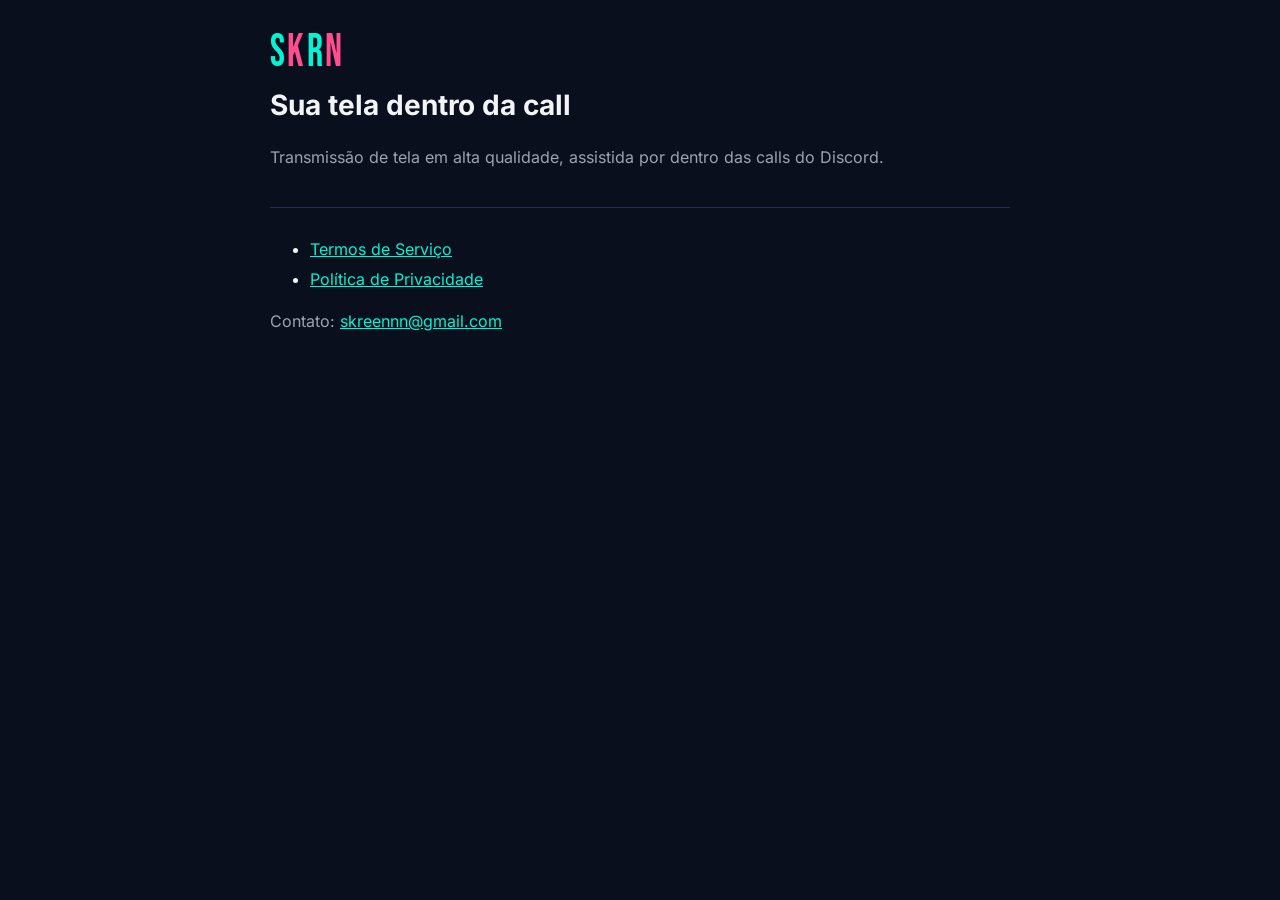
<file: index.html>
<!doctype html>
<html lang="pt-BR" data-tema="skrn">
<head>
  <meta charset="utf-8">
  <meta name="viewport" content="width=device-width, initial-scale=1">
  <title>SKRN</title>
  <link rel="icon" href="icone.png">
  <link rel="stylesheet" href="style.css">
  <link rel="stylesheet" href="documento.css">
</head>
<body>
<main class="documento">
  <header>
    <span class="logo">S<b>K</b>R<b>N</b></span>
    <h1>Sua tela dentro da call</h1>
    <p class="suave">Transmissão de tela em alta qualidade, assistida por dentro das calls do Discord.</p>
  </header>
  <ul>
    <li><a href="termos.html">Termos de Serviço</a></li>
    <li><a href="privacidade.html">Política de Privacidade</a></li>
  </ul>
  <p class="suave">Contato: <a href="mailto:skreennn@gmail.com">skreennn@gmail.com</a></p>
</main>
</body>
</html>
</file>
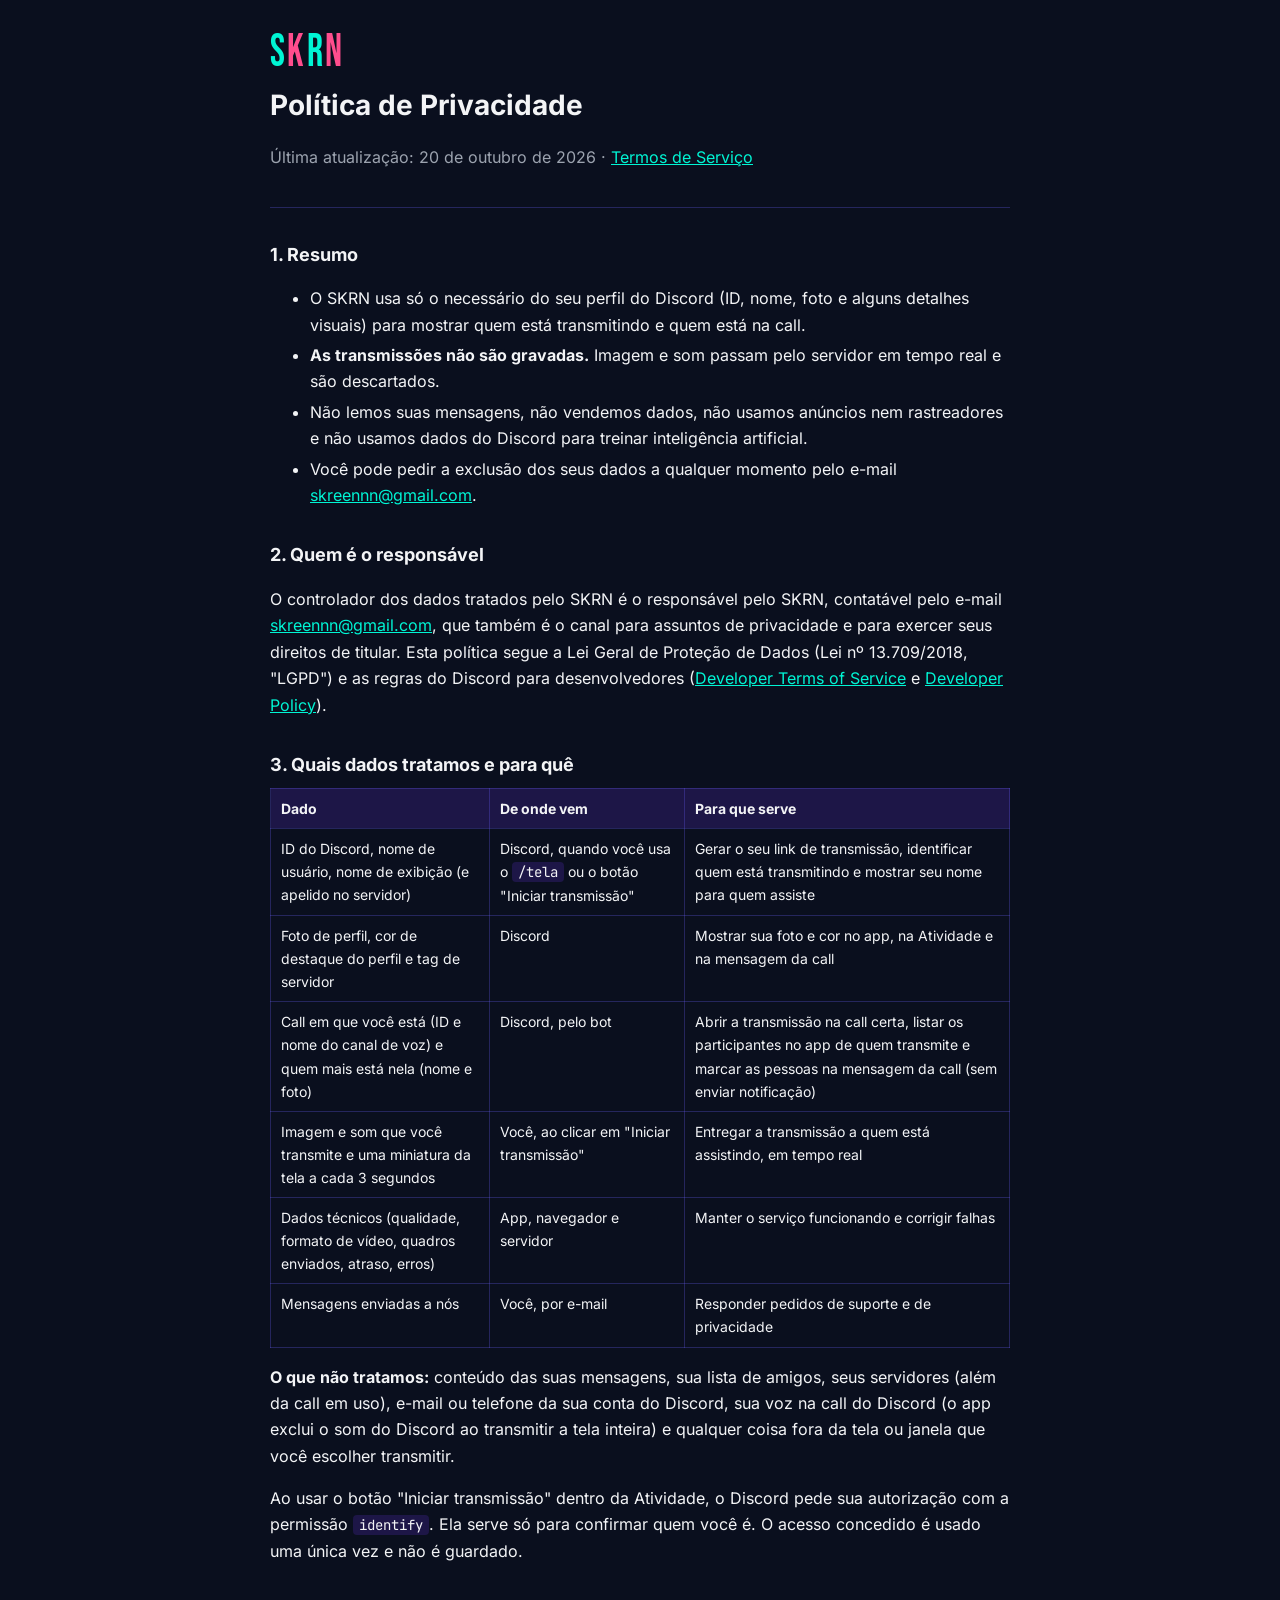
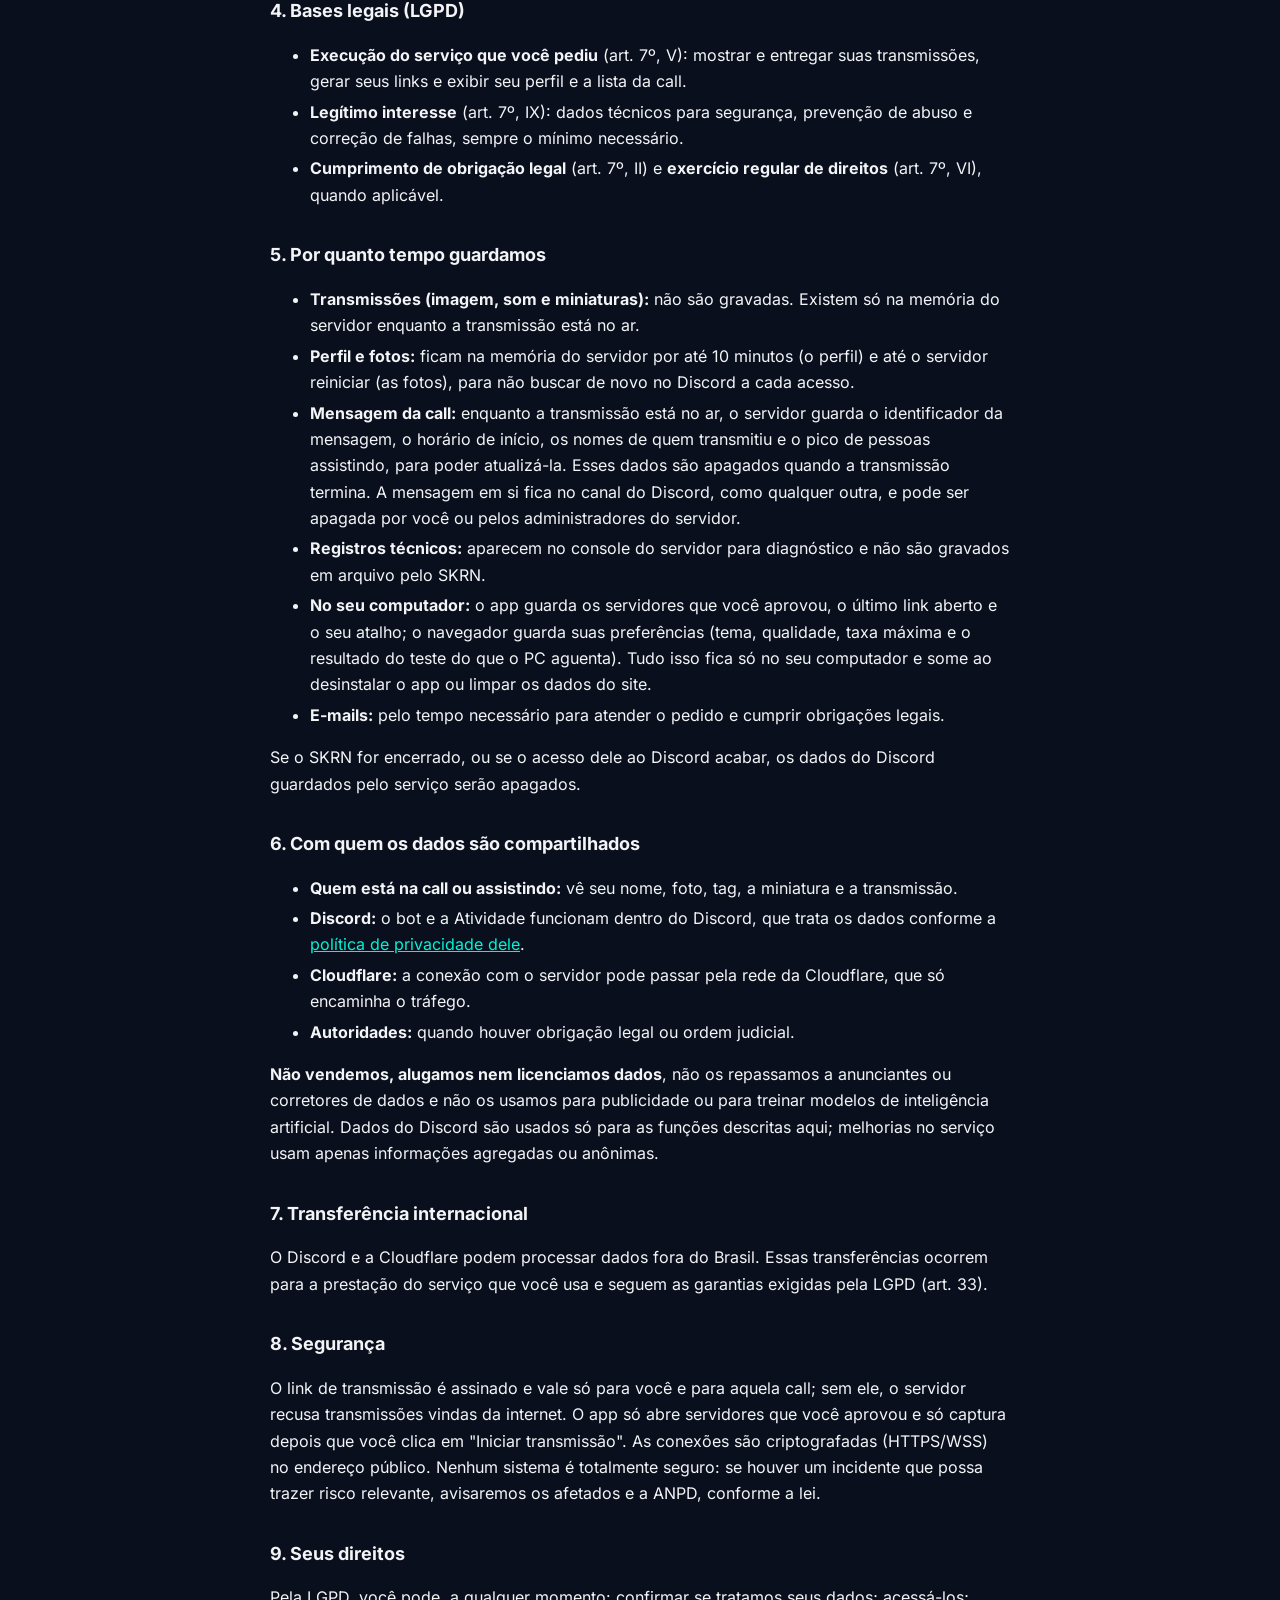
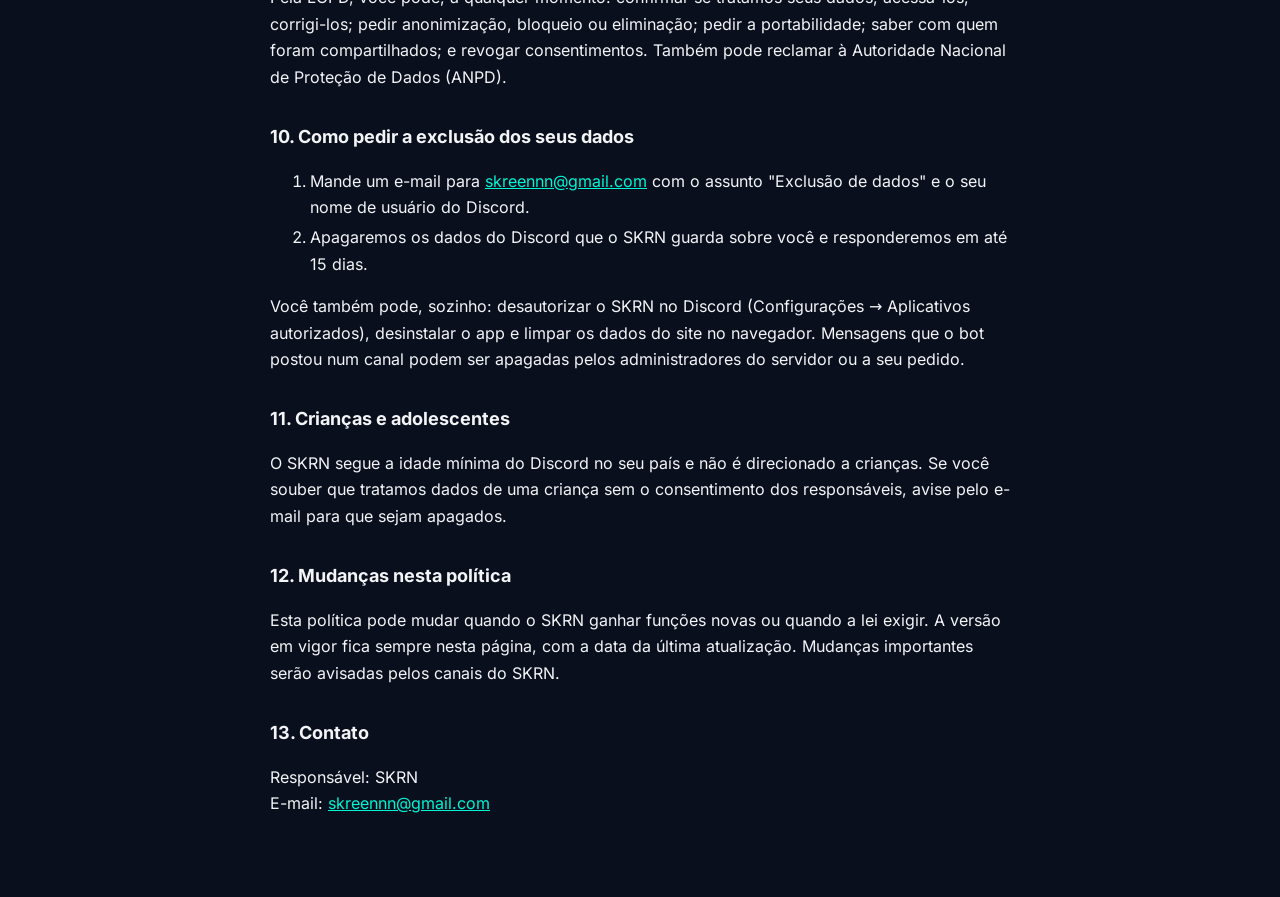
<file: privacidade.html>
<!doctype html>
<html lang="pt-BR" data-tema="skrn">
<head>
  <meta charset="utf-8">
  <meta name="viewport" content="width=device-width, initial-scale=1">
  <title>SKRN · Política de Privacidade</title>
  <link rel="icon" href="icone.png">
  <link rel="stylesheet" href="style.css">
  <link rel="stylesheet" href="documento.css">
</head>
<body>
<main class="documento">
  <header>
    <span class="logo">S<b>K</b>R<b>N</b></span>
    <h1>Política de Privacidade</h1>
    <p class="suave">Última atualização: 20 de outubro de 2026 · <a href="termos.html">Termos de Serviço</a></p>
  </header>

  <h2>1. Resumo</h2>
  <ul>
    <li>O SKRN usa só o necessário do seu perfil do Discord (ID, nome, foto e alguns detalhes visuais) para mostrar quem está transmitindo e quem está na call.</li>
    <li><b>As transmissões não são gravadas.</b> Imagem e som passam pelo servidor em tempo real e são descartados.</li>
    <li>Não lemos suas mensagens, não vendemos dados, não usamos anúncios nem rastreadores e não usamos dados do Discord para treinar inteligência artificial.</li>
    <li>Você pode pedir a exclusão dos seus dados a qualquer momento pelo e-mail <a href="mailto:skreennn@gmail.com">skreennn@gmail.com</a>.</li>
  </ul>

  <h2>2. Quem é o responsável</h2>
  <p>O controlador dos dados tratados pelo SKRN é o responsável pelo SKRN, contatável pelo e-mail <a href="mailto:skreennn@gmail.com">skreennn@gmail.com</a>, que também é o canal para assuntos de privacidade e para exercer seus direitos de titular. Esta política segue a Lei Geral de Proteção de Dados (Lei nº 13.709/2018, "LGPD") e as regras do Discord para desenvolvedores (<a href="https://support-dev.discord.com/hc/en-us/articles/8562894815383-Discord-Developer-Terms-of-Service" target="_blank" rel="noopener">Developer Terms of Service</a> e <a href="https://support-dev.discord.com/hc/en-us/articles/8563934450327-Discord-Developer-Policy" target="_blank" rel="noopener">Developer Policy</a>).</p>

  <h2>3. Quais dados tratamos e para quê</h2>
  <table>
    <thead><tr><th>Dado</th><th>De onde vem</th><th>Para que serve</th></tr></thead>
    <tbody>
      <tr><td>ID do Discord, nome de usuário, nome de exibição (e apelido no servidor)</td><td>Discord, quando você usa o <code>/tela</code> ou o botão "Iniciar transmissão"</td><td>Gerar o seu link de transmissão, identificar quem está transmitindo e mostrar seu nome para quem assiste</td></tr>
      <tr><td>Foto de perfil, cor de destaque do perfil e tag de servidor</td><td>Discord</td><td>Mostrar sua foto e cor no app, na Atividade e na mensagem da call</td></tr>
      <tr><td>Call em que você está (ID e nome do canal de voz) e quem mais está nela (nome e foto)</td><td>Discord, pelo bot</td><td>Abrir a transmissão na call certa, listar os participantes no app de quem transmite e marcar as pessoas na mensagem da call (sem enviar notificação)</td></tr>
      <tr><td>Imagem e som que você transmite e uma miniatura da tela a cada 3 segundos</td><td>Você, ao clicar em "Iniciar transmissão"</td><td>Entregar a transmissão a quem está assistindo, em tempo real</td></tr>
      <tr><td>Dados técnicos (qualidade, formato de vídeo, quadros enviados, atraso, erros)</td><td>App, navegador e servidor</td><td>Manter o serviço funcionando e corrigir falhas</td></tr>
      <tr><td>Mensagens enviadas a nós</td><td>Você, por e-mail</td><td>Responder pedidos de suporte e de privacidade</td></tr>
    </tbody>
  </table>
  <p><b>O que não tratamos:</b> conteúdo das suas mensagens, sua lista de amigos, seus servidores (além da call em uso), e-mail ou telefone da sua conta do Discord, sua voz na call do Discord (o app exclui o som do Discord ao transmitir a tela inteira) e qualquer coisa fora da tela ou janela que você escolher transmitir.</p>
  <p>Ao usar o botão "Iniciar transmissão" dentro da Atividade, o Discord pede sua autorização com a permissão <code>identify</code>. Ela serve só para confirmar quem você é. O acesso concedido é usado uma única vez e não é guardado.</p>

  <h2>4. Bases legais (LGPD)</h2>
  <ul>
    <li><b>Execução do serviço que você pediu</b> (art. 7º, V): mostrar e entregar suas transmissões, gerar seus links e exibir seu perfil e a lista da call.</li>
    <li><b>Legítimo interesse</b> (art. 7º, IX): dados técnicos para segurança, prevenção de abuso e correção de falhas, sempre o mínimo necessário.</li>
    <li><b>Cumprimento de obrigação legal</b> (art. 7º, II) e <b>exercício regular de direitos</b> (art. 7º, VI), quando aplicável.</li>
  </ul>

  <h2>5. Por quanto tempo guardamos</h2>
  <ul>
    <li><b>Transmissões (imagem, som e miniaturas):</b> não são gravadas. Existem só na memória do servidor enquanto a transmissão está no ar.</li>
    <li><b>Perfil e fotos:</b> ficam na memória do servidor por até 10 minutos (o perfil) e até o servidor reiniciar (as fotos), para não buscar de novo no Discord a cada acesso.</li>
    <li><b>Mensagem da call:</b> enquanto a transmissão está no ar, o servidor guarda o identificador da mensagem, o horário de início, os nomes de quem transmitiu e o pico de pessoas assistindo, para poder atualizá-la. Esses dados são apagados quando a transmissão termina. A mensagem em si fica no canal do Discord, como qualquer outra, e pode ser apagada por você ou pelos administradores do servidor.</li>
    <li><b>Registros técnicos:</b> aparecem no console do servidor para diagnóstico e não são gravados em arquivo pelo SKRN.</li>
    <li><b>No seu computador:</b> o app guarda os servidores que você aprovou, o último link aberto e o seu atalho; o navegador guarda suas preferências (tema, qualidade, taxa máxima e o resultado do teste do que o PC aguenta). Tudo isso fica só no seu computador e some ao desinstalar o app ou limpar os dados do site.</li>
    <li><b>E-mails:</b> pelo tempo necessário para atender o pedido e cumprir obrigações legais.</li>
  </ul>
  <p>Se o SKRN for encerrado, ou se o acesso dele ao Discord acabar, os dados do Discord guardados pelo serviço serão apagados.</p>

  <h2>6. Com quem os dados são compartilhados</h2>
  <ul>
    <li><b>Quem está na call ou assistindo:</b> vê seu nome, foto, tag, a miniatura e a transmissão.</li>
    <li><b>Discord:</b> o bot e a Atividade funcionam dentro do Discord, que trata os dados conforme a <a href="https://discord.com/privacy" target="_blank" rel="noopener">política de privacidade dele</a>.</li>
    <li><b>Cloudflare:</b> a conexão com o servidor pode passar pela rede da Cloudflare, que só encaminha o tráfego.</li>
    <li><b>Autoridades:</b> quando houver obrigação legal ou ordem judicial.</li>
  </ul>
  <p><b>Não vendemos, alugamos nem licenciamos dados</b>, não os repassamos a anunciantes ou corretores de dados e não os usamos para publicidade ou para treinar modelos de inteligência artificial. Dados do Discord são usados só para as funções descritas aqui; melhorias no serviço usam apenas informações agregadas ou anônimas.</p>

  <h2>7. Transferência internacional</h2>
  <p>O Discord e a Cloudflare podem processar dados fora do Brasil. Essas transferências ocorrem para a prestação do serviço que você usa e seguem as garantias exigidas pela LGPD (art. 33).</p>

  <h2>8. Segurança</h2>
  <p>O link de transmissão é assinado e vale só para você e para aquela call; sem ele, o servidor recusa transmissões vindas da internet. O app só abre servidores que você aprovou e só captura depois que você clica em "Iniciar transmissão". As conexões são criptografadas (HTTPS/WSS) no endereço público. Nenhum sistema é totalmente seguro: se houver um incidente que possa trazer risco relevante, avisaremos os afetados e a ANPD, conforme a lei.</p>

  <h2>9. Seus direitos</h2>
  <p>Pela LGPD, você pode, a qualquer momento: confirmar se tratamos seus dados; acessá-los; corrigi-los; pedir anonimização, bloqueio ou eliminação; pedir a portabilidade; saber com quem foram compartilhados; e revogar consentimentos. Também pode reclamar à Autoridade Nacional de Proteção de Dados (ANPD).</p>

  <h2>10. Como pedir a exclusão dos seus dados</h2>
  <ol>
    <li>Mande um e-mail para <a href="mailto:skreennn@gmail.com">skreennn@gmail.com</a> com o assunto "Exclusão de dados" e o seu nome de usuário do Discord.</li>
    <li>Apagaremos os dados do Discord que o SKRN guarda sobre você e responderemos em até 15 dias.</li>
  </ol>
  <p>Você também pode, sozinho: desautorizar o SKRN no Discord (Configurações → Aplicativos autorizados), desinstalar o app e limpar os dados do site no navegador. Mensagens que o bot postou num canal podem ser apagadas pelos administradores do servidor ou a seu pedido.</p>

  <h2>11. Crianças e adolescentes</h2>
  <p>O SKRN segue a idade mínima do Discord no seu país e não é direcionado a crianças. Se você souber que tratamos dados de uma criança sem o consentimento dos responsáveis, avise pelo e-mail para que sejam apagados.</p>

  <h2>12. Mudanças nesta política</h2>
  <p>Esta política pode mudar quando o SKRN ganhar funções novas ou quando a lei exigir. A versão em vigor fica sempre nesta página, com a data da última atualização. Mudanças importantes serão avisadas pelos canais do SKRN.</p>

  <h2>13. Contato</h2>
  <p>Responsável: SKRN<br>E-mail: <a href="mailto:skreennn@gmail.com">skreennn@gmail.com</a></p>
</main>
</body>
</html>
</file>
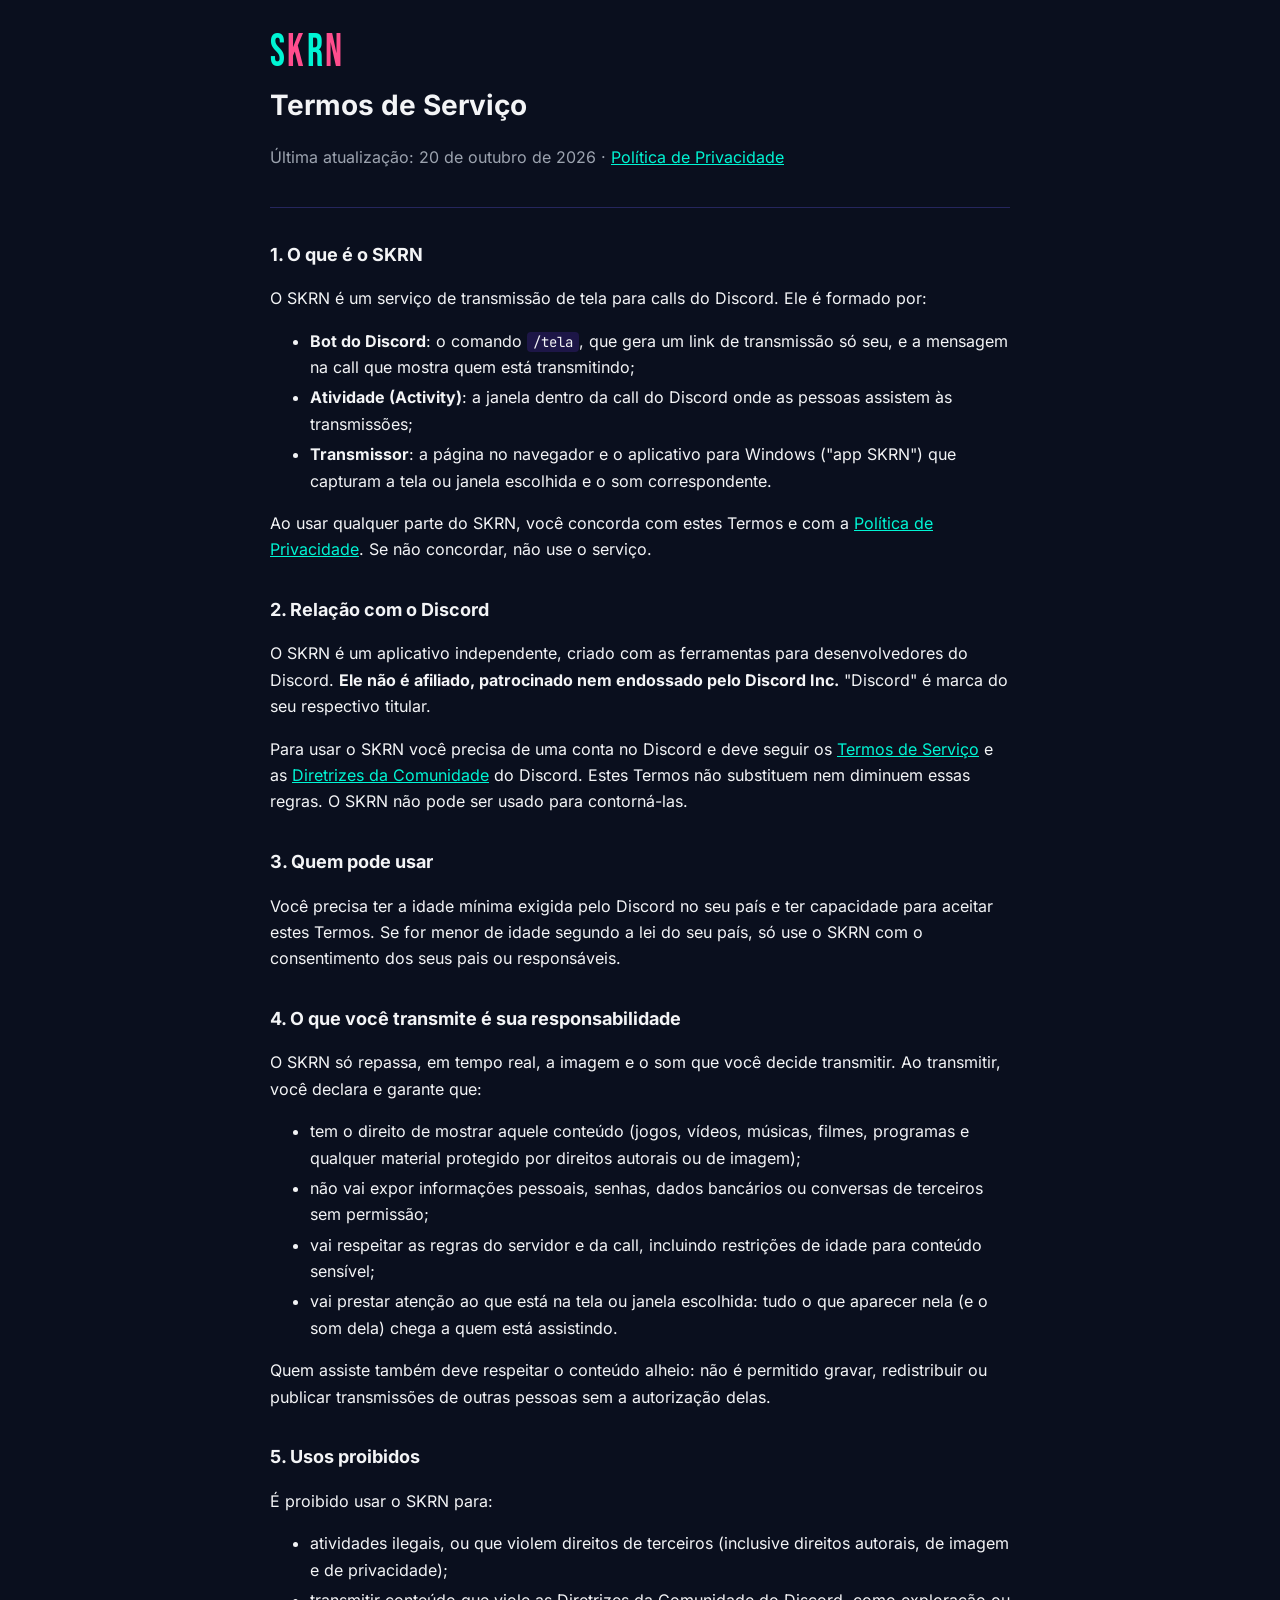
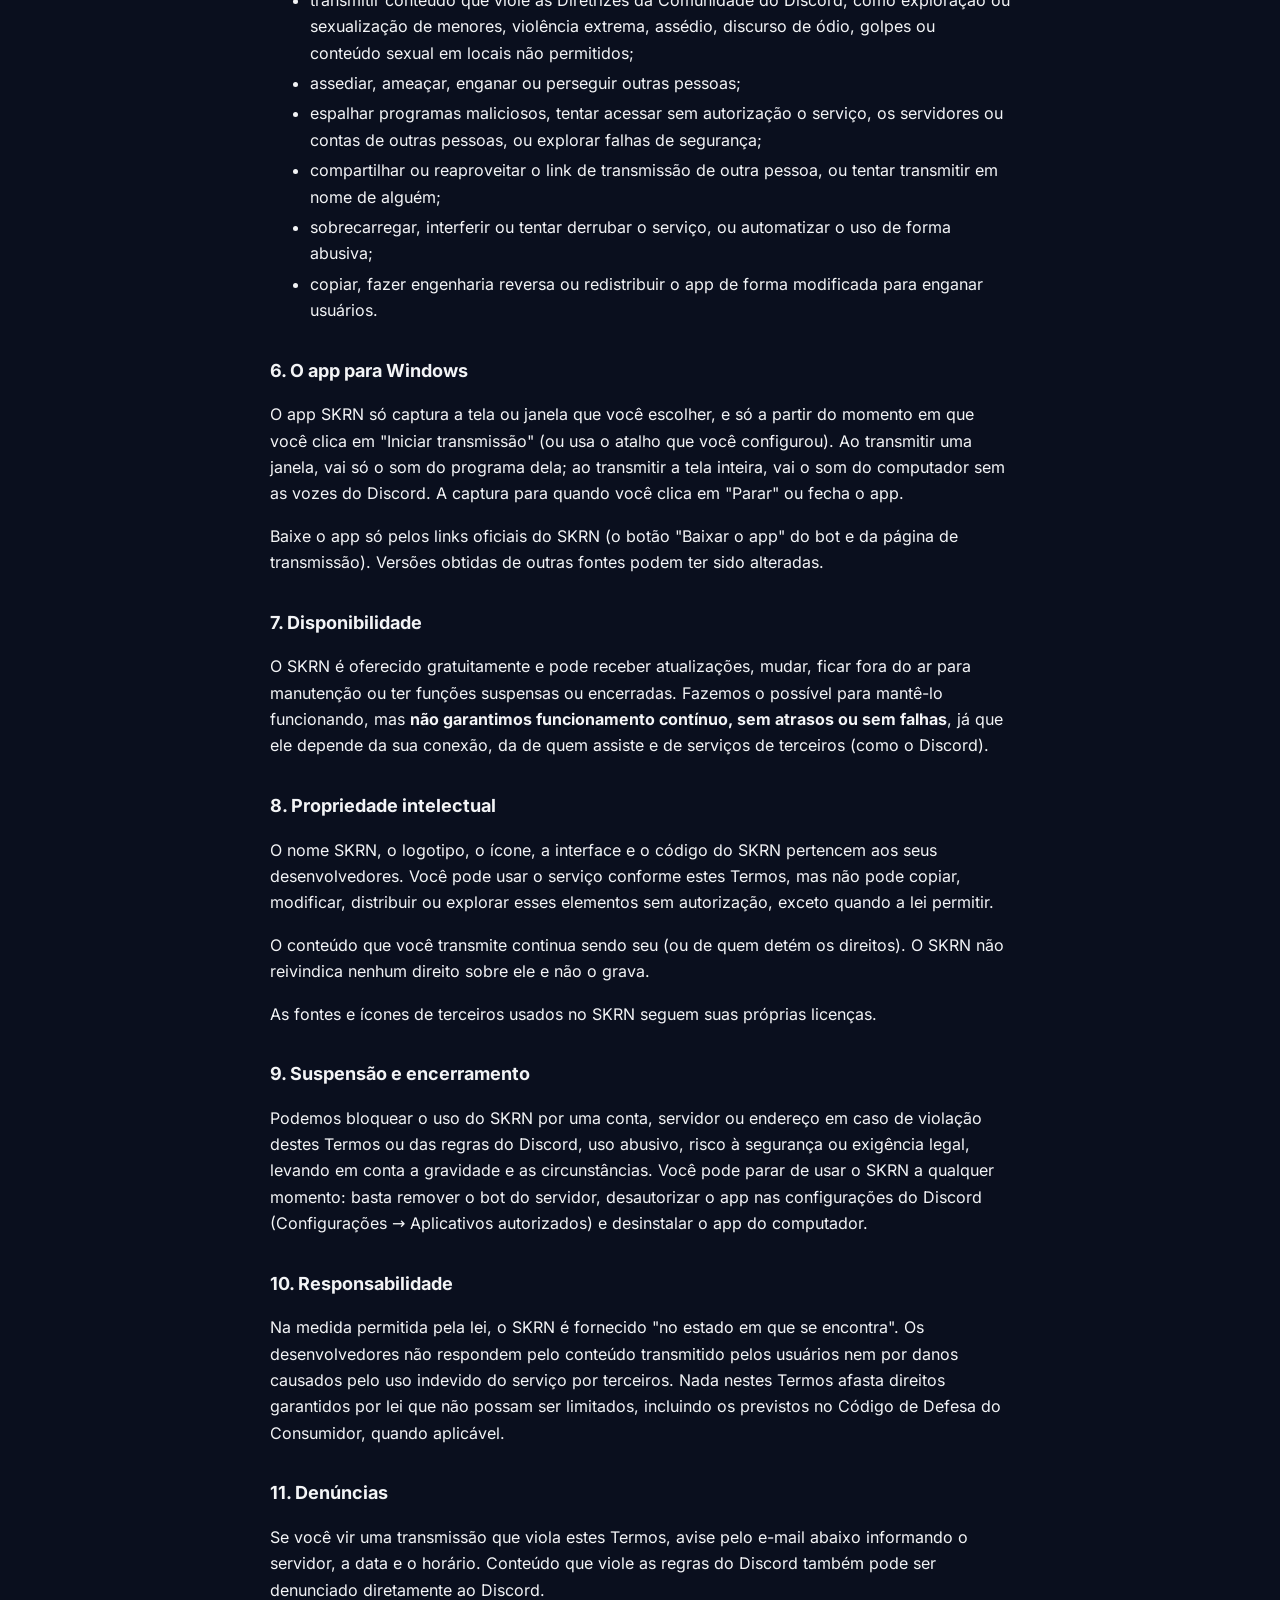
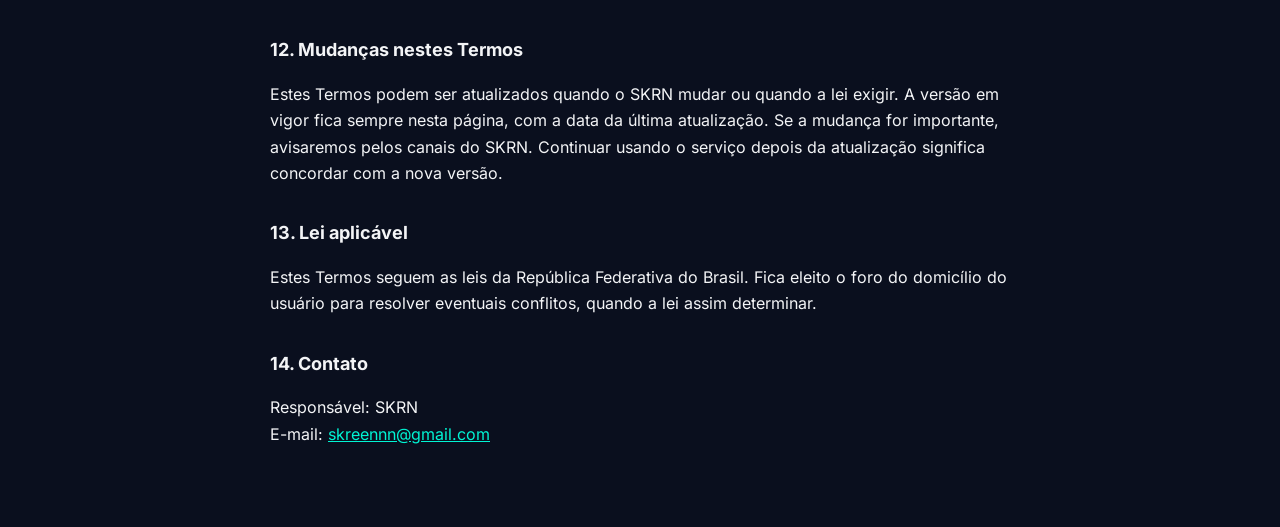
<file: termos.html>
<!doctype html>
<html lang="pt-BR" data-tema="skrn">
<head>
  <meta charset="utf-8">
  <meta name="viewport" content="width=device-width, initial-scale=1">
  <title>SKRN · Termos de Serviço</title>
  <link rel="icon" href="icone.png">
  <link rel="stylesheet" href="style.css">
  <link rel="stylesheet" href="documento.css">
</head>
<body>
<main class="documento">
  <header>
    <span class="logo">S<b>K</b>R<b>N</b></span>
    <h1>Termos de Serviço</h1>
    <p class="suave">Última atualização: 20 de outubro de 2026 · <a href="privacidade.html">Política de Privacidade</a></p>
  </header>

  <h2>1. O que é o SKRN</h2>
  <p>O SKRN é um serviço de transmissão de tela para calls do Discord. Ele é formado por:</p>
  <ul>
    <li><b>Bot do Discord</b>: o comando <code>/tela</code>, que gera um link de transmissão só seu, e a mensagem na call que mostra quem está transmitindo;</li>
    <li><b>Atividade (Activity)</b>: a janela dentro da call do Discord onde as pessoas assistem às transmissões;</li>
    <li><b>Transmissor</b>: a página no navegador e o aplicativo para Windows ("app SKRN") que capturam a tela ou janela escolhida e o som correspondente.</li>
  </ul>
  <p>Ao usar qualquer parte do SKRN, você concorda com estes Termos e com a <a href="privacidade.html">Política de Privacidade</a>. Se não concordar, não use o serviço.</p>

  <h2>2. Relação com o Discord</h2>
  <p>O SKRN é um aplicativo independente, criado com as ferramentas para desenvolvedores do Discord. <b>Ele não é afiliado, patrocinado nem endossado pelo Discord Inc.</b> "Discord" é marca do seu respectivo titular.</p>
  <p>Para usar o SKRN você precisa de uma conta no Discord e deve seguir os <a href="https://discord.com/terms" target="_blank" rel="noopener">Termos de Serviço</a> e as <a href="https://discord.com/guidelines" target="_blank" rel="noopener">Diretrizes da Comunidade</a> do Discord. Estes Termos não substituem nem diminuem essas regras. O SKRN não pode ser usado para contorná-las.</p>

  <h2>3. Quem pode usar</h2>
  <p>Você precisa ter a idade mínima exigida pelo Discord no seu país e ter capacidade para aceitar estes Termos. Se for menor de idade segundo a lei do seu país, só use o SKRN com o consentimento dos seus pais ou responsáveis.</p>

  <h2>4. O que você transmite é sua responsabilidade</h2>
  <p>O SKRN só repassa, em tempo real, a imagem e o som que você decide transmitir. Ao transmitir, você declara e garante que:</p>
  <ul>
    <li>tem o direito de mostrar aquele conteúdo (jogos, vídeos, músicas, filmes, programas e qualquer material protegido por direitos autorais ou de imagem);</li>
    <li>não vai expor informações pessoais, senhas, dados bancários ou conversas de terceiros sem permissão;</li>
    <li>vai respeitar as regras do servidor e da call, incluindo restrições de idade para conteúdo sensível;</li>
    <li>vai prestar atenção ao que está na tela ou janela escolhida: tudo o que aparecer nela (e o som dela) chega a quem está assistindo.</li>
  </ul>
  <p>Quem assiste também deve respeitar o conteúdo alheio: não é permitido gravar, redistribuir ou publicar transmissões de outras pessoas sem a autorização delas.</p>

  <h2>5. Usos proibidos</h2>
  <p>É proibido usar o SKRN para:</p>
  <ul>
    <li>atividades ilegais, ou que violem direitos de terceiros (inclusive direitos autorais, de imagem e de privacidade);</li>
    <li>transmitir conteúdo que viole as Diretrizes da Comunidade do Discord, como exploração ou sexualização de menores, violência extrema, assédio, discurso de ódio, golpes ou conteúdo sexual em locais não permitidos;</li>
    <li>assediar, ameaçar, enganar ou perseguir outras pessoas;</li>
    <li>espalhar programas maliciosos, tentar acessar sem autorização o serviço, os servidores ou contas de outras pessoas, ou explorar falhas de segurança;</li>
    <li>compartilhar ou reaproveitar o link de transmissão de outra pessoa, ou tentar transmitir em nome de alguém;</li>
    <li>sobrecarregar, interferir ou tentar derrubar o serviço, ou automatizar o uso de forma abusiva;</li>
    <li>copiar, fazer engenharia reversa ou redistribuir o app de forma modificada para enganar usuários.</li>
  </ul>

  <h2>6. O app para Windows</h2>
  <p>O app SKRN só captura a tela ou janela que você escolher, e só a partir do momento em que você clica em "Iniciar transmissão" (ou usa o atalho que você configurou). Ao transmitir uma janela, vai só o som do programa dela; ao transmitir a tela inteira, vai o som do computador sem as vozes do Discord. A captura para quando você clica em "Parar" ou fecha o app.</p>
  <p>Baixe o app só pelos links oficiais do SKRN (o botão "Baixar o app" do bot e da página de transmissão). Versões obtidas de outras fontes podem ter sido alteradas.</p>

  <h2>7. Disponibilidade</h2>
  <p>O SKRN é oferecido gratuitamente e pode receber atualizações, mudar, ficar fora do ar para manutenção ou ter funções suspensas ou encerradas. Fazemos o possível para mantê-lo funcionando, mas <b>não garantimos funcionamento contínuo, sem atrasos ou sem falhas</b>, já que ele depende da sua conexão, da de quem assiste e de serviços de terceiros (como o Discord).</p>

  <h2>8. Propriedade intelectual</h2>
  <p>O nome SKRN, o logotipo, o ícone, a interface e o código do SKRN pertencem aos seus desenvolvedores. Você pode usar o serviço conforme estes Termos, mas não pode copiar, modificar, distribuir ou explorar esses elementos sem autorização, exceto quando a lei permitir.</p>
  <p>O conteúdo que você transmite continua sendo seu (ou de quem detém os direitos). O SKRN não reivindica nenhum direito sobre ele e não o grava.</p>
  <p>As fontes e ícones de terceiros usados no SKRN seguem suas próprias licenças.</p>

  <h2>9. Suspensão e encerramento</h2>
  <p>Podemos bloquear o uso do SKRN por uma conta, servidor ou endereço em caso de violação destes Termos ou das regras do Discord, uso abusivo, risco à segurança ou exigência legal, levando em conta a gravidade e as circunstâncias. Você pode parar de usar o SKRN a qualquer momento: basta remover o bot do servidor, desautorizar o app nas configurações do Discord (Configurações → Aplicativos autorizados) e desinstalar o app do computador.</p>

  <h2>10. Responsabilidade</h2>
  <p>Na medida permitida pela lei, o SKRN é fornecido "no estado em que se encontra". Os desenvolvedores não respondem pelo conteúdo transmitido pelos usuários nem por danos causados pelo uso indevido do serviço por terceiros. Nada nestes Termos afasta direitos garantidos por lei que não possam ser limitados, incluindo os previstos no Código de Defesa do Consumidor, quando aplicável.</p>

  <h2>11. Denúncias</h2>
  <p>Se você vir uma transmissão que viola estes Termos, avise pelo e-mail abaixo informando o servidor, a data e o horário. Conteúdo que viole as regras do Discord também pode ser denunciado diretamente ao Discord.</p>

  <h2>12. Mudanças nestes Termos</h2>
  <p>Estes Termos podem ser atualizados quando o SKRN mudar ou quando a lei exigir. A versão em vigor fica sempre nesta página, com a data da última atualização. Se a mudança for importante, avisaremos pelos canais do SKRN. Continuar usando o serviço depois da atualização significa concordar com a nova versão.</p>

  <h2>13. Lei aplicável</h2>
  <p>Estes Termos seguem as leis da República Federativa do Brasil. Fica eleito o foro do domicílio do usuário para resolver eventuais conflitos, quando a lei assim determinar.</p>

  <h2>14. Contato</h2>
  <p>Responsável: SKRN<br>E-mail: <a href="mailto:skreennn@gmail.com">skreennn@gmail.com</a></p>
</main>
</body>
</html>
</file>
<file: style.css>
/* SKRN: estilo comum do transmissor e da Activity.
   Cores por tema (data-tema no <html>): skrn (padrão), discord e perfil (cor do perfil do Discord). */

@font-face { font-family: 'Inter'; font-weight: 400; font-display: swap; src: url(fonts/inter-400.woff2) format('woff2'); }
@font-face { font-family: 'Inter'; font-weight: 500; font-display: swap; src: url(fonts/inter-500.woff2) format('woff2'); }
@font-face { font-family: 'Inter'; font-weight: 700; font-display: swap; src: url(fonts/inter-700.woff2) format('woff2'); }
@font-face { font-family: 'JetBrains Mono'; font-weight: 400; font-display: swap; src: url(fonts/jetbrains-mono-400.woff2) format('woff2'); }
@font-face { font-family: 'Bebas Neue'; font-weight: 400; font-display: swap; src: url(fonts/bebas-neue-400.woff2) format('woff2'); }

:root, [data-tema="skrn"] {
  --fundo: #0A0F1E;
  --painel: color-mix(in srgb, #2D1B69 55%, #0A0F1E);
  --borda: color-mix(in srgb, #6C63FF 28%, transparent);
  --texto: #F3F4F6;
  --suave: #9CA3AF;
  --destaque: #6C63FF;
  --vivo: #00F5D4;
  --parar: #FF4D8D;
  --aviso: #FEE440;
  --ok: #00F5D4;
  --logo-1: #00F5D4;
  --logo-2: #FF4D8D;
  --botao-principal: linear-gradient(135deg, #6C63FF, #00F5D4);
  --texto-principal: #0A0F1E;
  color-scheme: dark;
}
[data-tema="discord"] {
  --fundo: #1e1f22;
  --painel: #2b2d31;
  --borda: #3a3c42;
  --texto: #f2f3f5;
  --suave: #b5bac1;
  --destaque: #5865f2;
  --vivo: #23a55a;
  --parar: #f23f43;
  --aviso: #f0b232;
  --ok: #23a55a;
  --logo-1: #ffffff;
  --logo-2: #5865f2;
  --botao-principal: #5865f2;
  --texto-principal: #ffffff;
}
/* Perfil: o SKRN com a cor de destaque do perfil da pessoa (--cor-perfil, posta pelo JS). */
[data-tema="perfil"] {
  --destaque: var(--cor-perfil, #6C63FF);
  --borda: color-mix(in srgb, var(--cor-perfil, #6C63FF) 30%, transparent);
  --painel: color-mix(in srgb, var(--cor-perfil, #2D1B69) 18%, #0A0F1E);
  --logo-2: var(--cor-perfil, #FF4D8D);
  --botao-principal: linear-gradient(135deg, var(--cor-perfil, #6C63FF), #00F5D4);
}

* { box-sizing: border-box; }
[hidden] { display: none !important; }
html, body { margin: 0; height: 100%; }
body {
  background: var(--fundo);
  color: var(--texto);
  font: 14px/1.45 Inter, system-ui, 'Segoe UI', sans-serif;
}
h1 { font-size: 18px; margin: 0 0 4px; }
.suave { color: var(--suave); }
.mono, .stats { font-family: 'JetBrains Mono', ui-monospace, Consolas, monospace; }
.stats { font-size: 12px; line-height: 1.4; color: var(--suave); }
.icone { flex: none; vertical-align: middle; }

/* Logotipo: SKRN alto e estreito, K e N na segunda cor (como o ícone). */
.logo {
  font: 400 26px/1 'Bebas Neue', Inter, sans-serif; letter-spacing: .06em;
  color: var(--logo-1); display: inline-block; transform: scaleY(1.15);
}
.logo b { font-weight: 400; color: var(--logo-2); }

button, select, input {
  font: inherit;
  color: var(--texto);
  background: var(--painel);
  border: 1px solid var(--borda);
  border-radius: 8px;
  padding: 8px 10px;
}
button { cursor: pointer; display: inline-flex; align-items: center; justify-content: center; gap: 6px; }
button:hover:not(:disabled) { border-color: var(--destaque); }
button.primario { background: var(--botao-principal); color: var(--texto-principal); border: 0; font-weight: 700; }
button.perigo { background: var(--parar); color: #fff; border-color: var(--parar); font-weight: 700; }
button.icone-so { padding: 6px; background: transparent; border-color: transparent; color: var(--suave); }
button.icone-so:hover { color: var(--texto); border-color: var(--borda); }
button:disabled { opacity: .35; cursor: not-allowed; }

/* "Ao vivo": ponto pulsando. */
.selo-vivo {
  display: inline-flex; align-items: center; gap: 6px;
  color: var(--vivo); font-weight: 700; font-size: 11px; letter-spacing: .06em; text-transform: uppercase;
}
.selo-vivo::before {
  content: ''; width: 7px; height: 7px; border-radius: 50%; background: var(--vivo);
  animation: pulso 1.6s ease-in-out infinite;
}
@keyframes pulso { 50% { opacity: .3; } }

/* Foto de perfil (ou iniciais quando não tem). */
.avatar {
  width: 36px; height: 36px; border-radius: 50%; flex: none; object-fit: cover;
  border: 2px solid var(--destaque); background: var(--painel);
  display: inline-grid; place-items: center; font-size: 13px; font-weight: 500;
}
.avatar.pequeno { width: 24px; height: 24px; font-size: 10px; border-width: 1.5px; }
/* Tag de servidor do Discord (a plaquinha ao lado do nome). */
.tag {
  display: inline-flex; align-items: center; gap: 3px; vertical-align: 1px;
  font-size: 11px; font-weight: 500; line-height: 16px; padding: 0 6px; border-radius: 999px;
  border: 1px solid var(--destaque); color: var(--texto);
}
.tag img { width: 12px; height: 12px; }

@media (prefers-reduced-motion: reduce) { .selo-vivo::before { animation: none; } }
</file>
<file: documento.css>
/* Páginas de texto (termos e privacidade): leitura confortável no tema do SKRN. */
.documento { max-width: 780px; margin: 0 auto; padding: 32px 20px 64px; font-size: 16px; line-height: 1.65; }
.documento header { margin-bottom: 28px; border-bottom: 1px solid var(--borda); padding-bottom: 20px; }
.documento .logo { font-size: 40px; }
.documento h1 { font-size: 28px; margin: 10px 0 4px; }
.documento h2 { font-size: 18px; margin: 32px 0 8px; }
.documento a { color: var(--vivo); }
.documento li { margin: 4px 0; }
.documento code { font-family: 'JetBrains Mono', monospace; font-size: 14px; background: var(--painel); padding: 1px 6px; border-radius: 4px; }
.documento table { width: 100%; border-collapse: collapse; font-size: 14px; margin: 8px 0; }
.documento th, .documento td { text-align: left; vertical-align: top; padding: 8px 10px; border: 1px solid var(--borda); }
.documento th { background: var(--painel); }
@media (max-width: 600px) { .documento table { display: block; overflow-x: auto; } }
</file>
